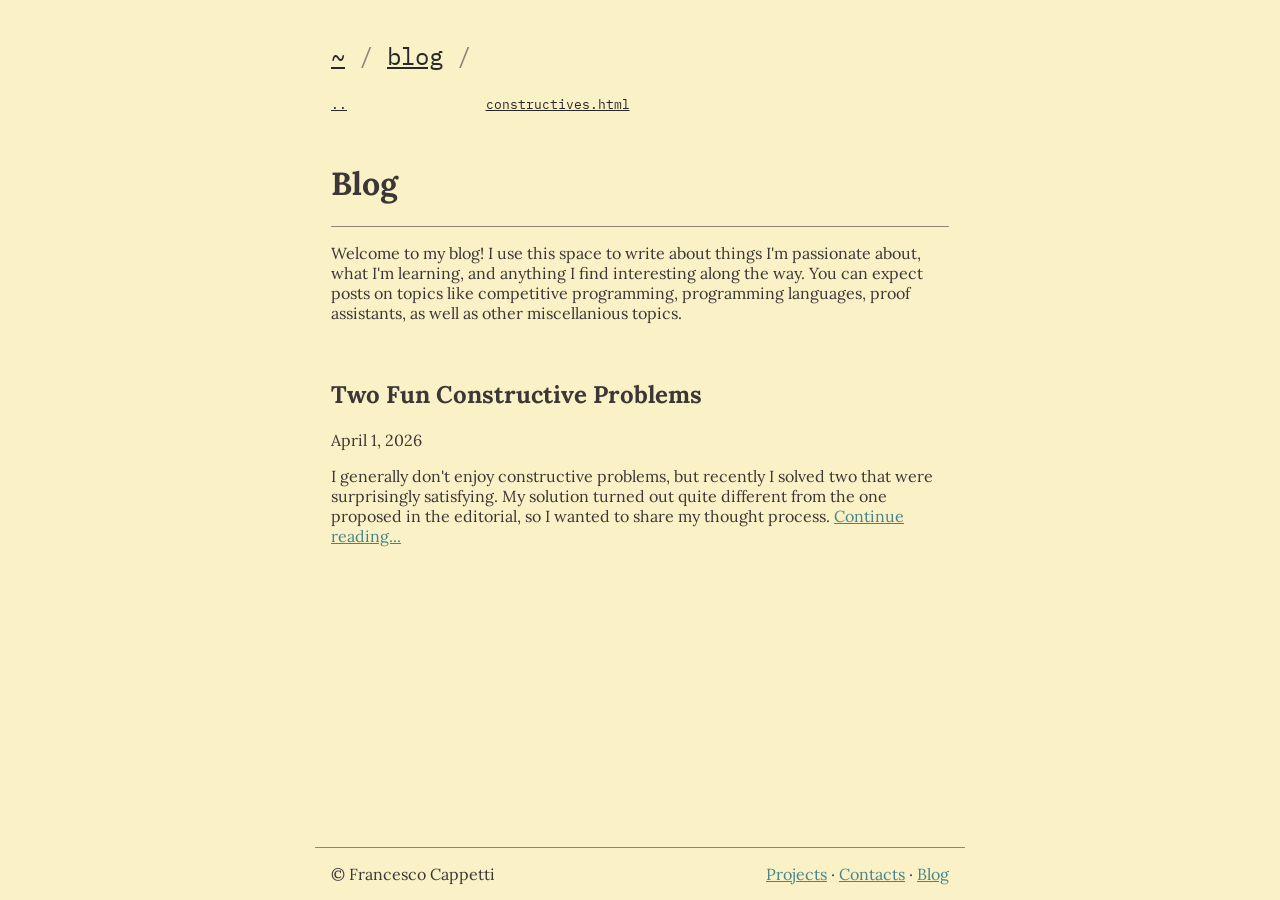
<file: blog/index.html>
<!doctype html>
<html lang="en">

<head>
    <meta charset="UTF-8">
    <meta name="viewport" content="width=device-width, initial-scale=1.0">
    <link rel="preconnect" href="https://fonts.googleapis.com">
    <link rel="preconnect" href="https://fonts.gstatic.com" crossorigin>
    <link
        href="https://fonts.googleapis.com/css2?family=IBM+Plex+Mono:ital,wght@0,100;0,200;0,300;0,400;0,500;0,600;0,700;1,100;1,200;1,300;1,400;1,500;1,600;1,700&family=Lora:ital,wght@0,400..700;1,400..700&display=swap"
        rel="stylesheet">
    <link rel="stylesheet" href="/style.css">
    <title>Blog</title>
</head>

<body>
    <header>
        <nav>
            <ol class="path">
                <li><a href="/">~</a></li>
                <li><a href="/blog/">blog</a></li>
            </ol>
            <ol class="ls">
                <li><a href="../">..</a></li>
                <li><a href="constructives.html">constructives.html</a></li>
            </ol>
        </nav>
    </header>

    <main>
        <h1>Blog</h1>
        <hr>
        <p>
            Welcome to my blog! I use this space to write about things I'm passionate about, what I'm learning, and
            anything I find interesting along the way. You can expect posts on topics like competitive programming,
            programming languages, proof assistants, as well as other miscellanious topics.
        </p>
        <br>
        <article>
            <h2>Two Fun Constructive Problems</h2>
            <p><time datetime="2026-04-01">April 1, 2026</time></p>
            <p>
                I generally don't enjoy constructive problems, but recently I solved two that were surprisingly
                satisfying. My solution turned out quite different from the one proposed in the editorial, so I wanted
                to share my thought process. <a href="constructives.html">Continue reading...</a>
            </p>
        </article>
    </main>

    <footer>
        <span>© Francesco Cappetti</span>
        <span>
            <a href="/projects.html">Projects</a> ·
            <a href="/contacts.html">Contacts</a> ·
            <a href="/blog/">Blog</a>
        </span>
    </footer>
</body>

</html>
</file>
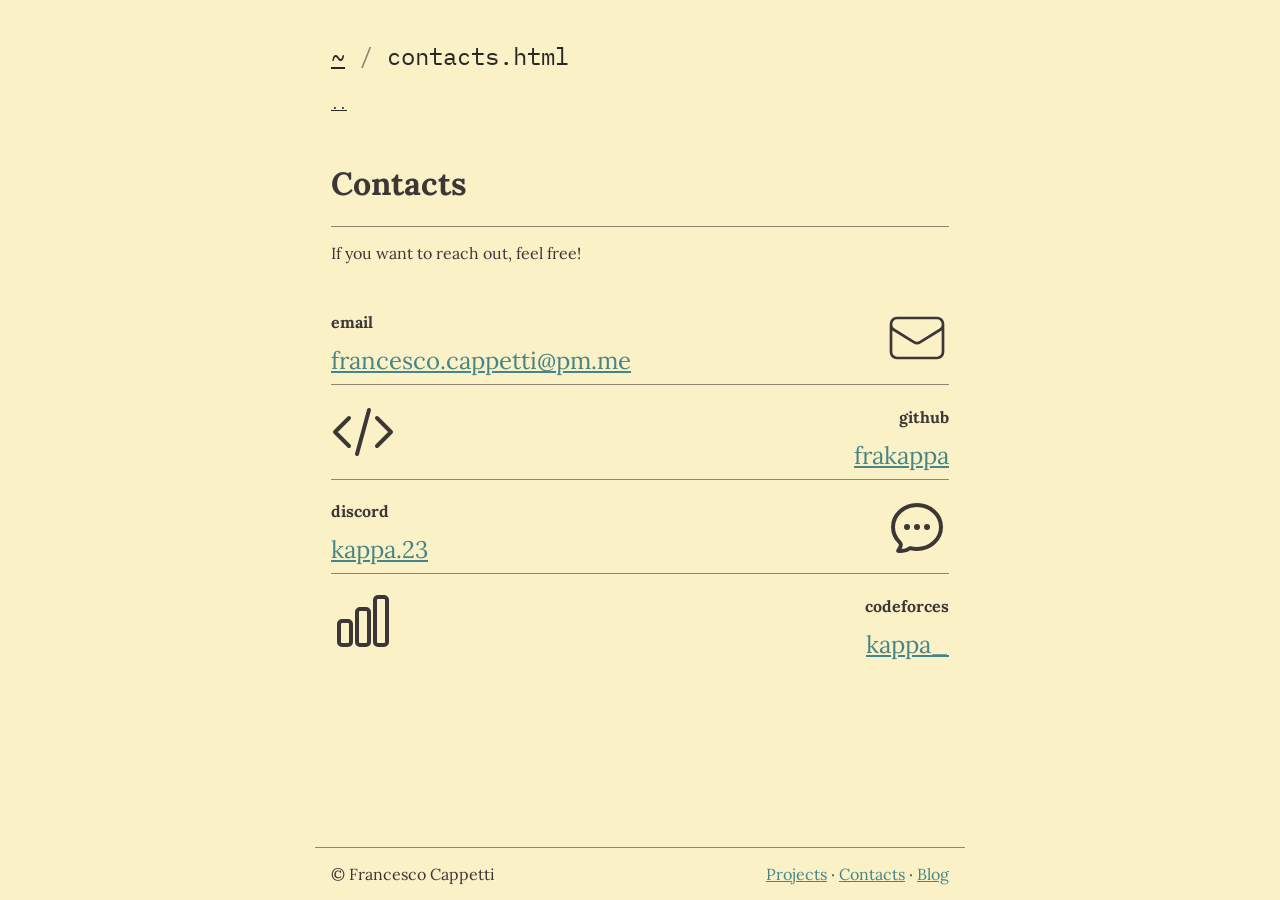
<file: contacts.html>
<!doctype html>
<html lang="en">

<head>
    <meta charset="UTF-8">
    <meta name="viewport" content="width=device-width, initial-scale=1.0">
    <link rel="preconnect" href="https://fonts.googleapis.com">
    <link rel="preconnect" href="https://fonts.gstatic.com" crossorigin>
    <link
        href="https://fonts.googleapis.com/css2?family=IBM+Plex+Mono:ital,wght@0,100;0,200;0,300;0,400;0,500;0,600;0,700;1,100;1,200;1,300;1,400;1,500;1,600;1,700&family=Lora:ital,wght@0,400..700;1,400..700&display=swap"
        rel="stylesheet">
    <link rel="stylesheet" href="/style.css">
    <title>Contacts</title>
</head>

<body>
    <header>
        <nav>
            <ol class="path">
                <li><a href="/">~</a></li>
                <li>contacts.html</li>
            </ol>
            <ol class="ls">
                <li><a href="./">..</a></li>
            </ol>
        </nav>
    </header>

    <main>
        <h1>Contacts</h1>
        <hr>
        <p>If you want to reach out, feel free!</p>
        <br>
        <div class="contact">
            <div>
                <h2>email</h2>
                <a href="mailto:francesco.cappetti@pm.me">
                    francesco.cappetti@pm.me
                </a>
            </div>
            <svg xmlns="http://www.w3.org/2000/svg" fill="none" viewBox="0 0 24 24" stroke-width="{1.5}"
                stroke="currentColor" class="size-6">
                <path stroke-linecap="round" stroke-linejoin="round"
                    d="M21.75 6.75v10.5a2.25 2.25 0 0 1-2.25 2.25h-15a2.25 2.25 0 0 1-2.25-2.25V6.75m19.5 0A2.25 2.25 0 0 0 19.5 4.5h-15a2.25 2.25 0 0 0-2.25 2.25m19.5 0v.243a2.25 2.25 0 0 1-1.07 1.916l-7.5 4.615a2.25 2.25 0 0 1-2.36 0L3.32 8.91a2.25 2.25 0 0 1-1.07-1.916V6.75">
                </path>
            </svg>
        </div>
        <hr>
        <div class="contact">
            <svg xmlns="http://www.w3.org/2000/svg" fill="none" viewBox="0 0 24 24" stroke-width="1.5"
                stroke="currentColor" class="size-6">
                <path stroke-linecap="round" stroke-linejoin="round"
                    d="M17.25 6.75 22.5 12l-5.25 5.25m-10.5 0L1.5 12l5.25-5.25m7.5-3-4.5 16.5">
                </path>
            </svg>
            <div>
                <h2>github</h2>
                <a href="https://github.com/frakappa">frakappa</a>
            </div>
        </div>
        <hr>
        <div class="contact">
            <div>
                <h2>discord</h2>
                <a href="https://discord.com/users/528546277135220737">kappa.23</a>
            </div>
            <svg xmlns="http://www.w3.org/2000/svg" fill="none" viewBox="0 0 24 24" stroke-width="1.5"
                stroke="currentColor" class="size-6">
                <path stroke-linecap="round" stroke-linejoin="round"
                    d="M8.625 12a.375.375 0 1 1-.75 0 .375.375 0 0 1 .75 0Zm0 0H8.25m4.125 0a.375.375 0 1 1-.75 0 .375.375 0 0 1 .75 0Zm0 0H12m4.125 0a.375.375 0 1 1-.75 0 .375.375 0 0 1 .75 0Zm0 0h-.375M21 12c0 4.556-4.03 8.25-9 8.25a9.764 9.764 0 0 1-2.555-.337A5.972 5.972 0 0 1 5.41 20.97a5.969 5.969 0 0 1-.474-.065 4.48 4.48 0 0 0 .978-2.025c.09-.457-.133-.901-.467-1.226C3.93 16.178 3 14.189 3 12c0-4.556 4.03-8.25 9-8.25s9 3.694 9 8.25Z">
                </path>
            </svg>
        </div>
        <hr>
        <div class="contact">
            <svg xmlns="http://www.w3.org/2000/svg" fill="none" viewBox="0 0 24 24" stroke-width="1.5"
                stroke="currentColor" class="size-6">
                <path stroke-linecap="round" stroke-linejoin="round"
                    d="M3 13.125C3 12.504 3.504 12 4.125 12h2.25c.621 0 1.125.504 1.125 1.125v6.75C7.5 20.496 6.996 21 6.375 21h-2.25A1.125 1.125 0 0 1 3 19.875v-6.75ZM9.75 8.625c0-.621.504-1.125 1.125-1.125h2.25c.621 0 1.125.504 1.125 1.125v11.25c0 .621-.504 1.125-1.125 1.125h-2.25a1.125 1.125 0 0 1-1.125-1.125V8.625ZM16.5 4.125c0-.621.504-1.125 1.125-1.125h2.25C20.496 3 21 3.504 21 4.125v15.75c0 .621-.504 1.125-1.125 1.125h-2.25a1.125 1.125 0 0 1-1.125-1.125V4.125Z">
                </path>
            </svg>
            <div>
                <h2>codeforces</h2>
                <a href="https://codeforces.com/profile/kappa_">kappa_</a>
            </div>
        </div>
    </main>

    <footer>
        <span>© Francesco Cappetti</span>
        <span>
            <a href="/projects.html">Projects</a> ·
            <a href="/contacts.html">Contacts</a> ·
            <a href="/blog/">Blog</a>
        </span>
    </footer>
</body>

</html>
</file>
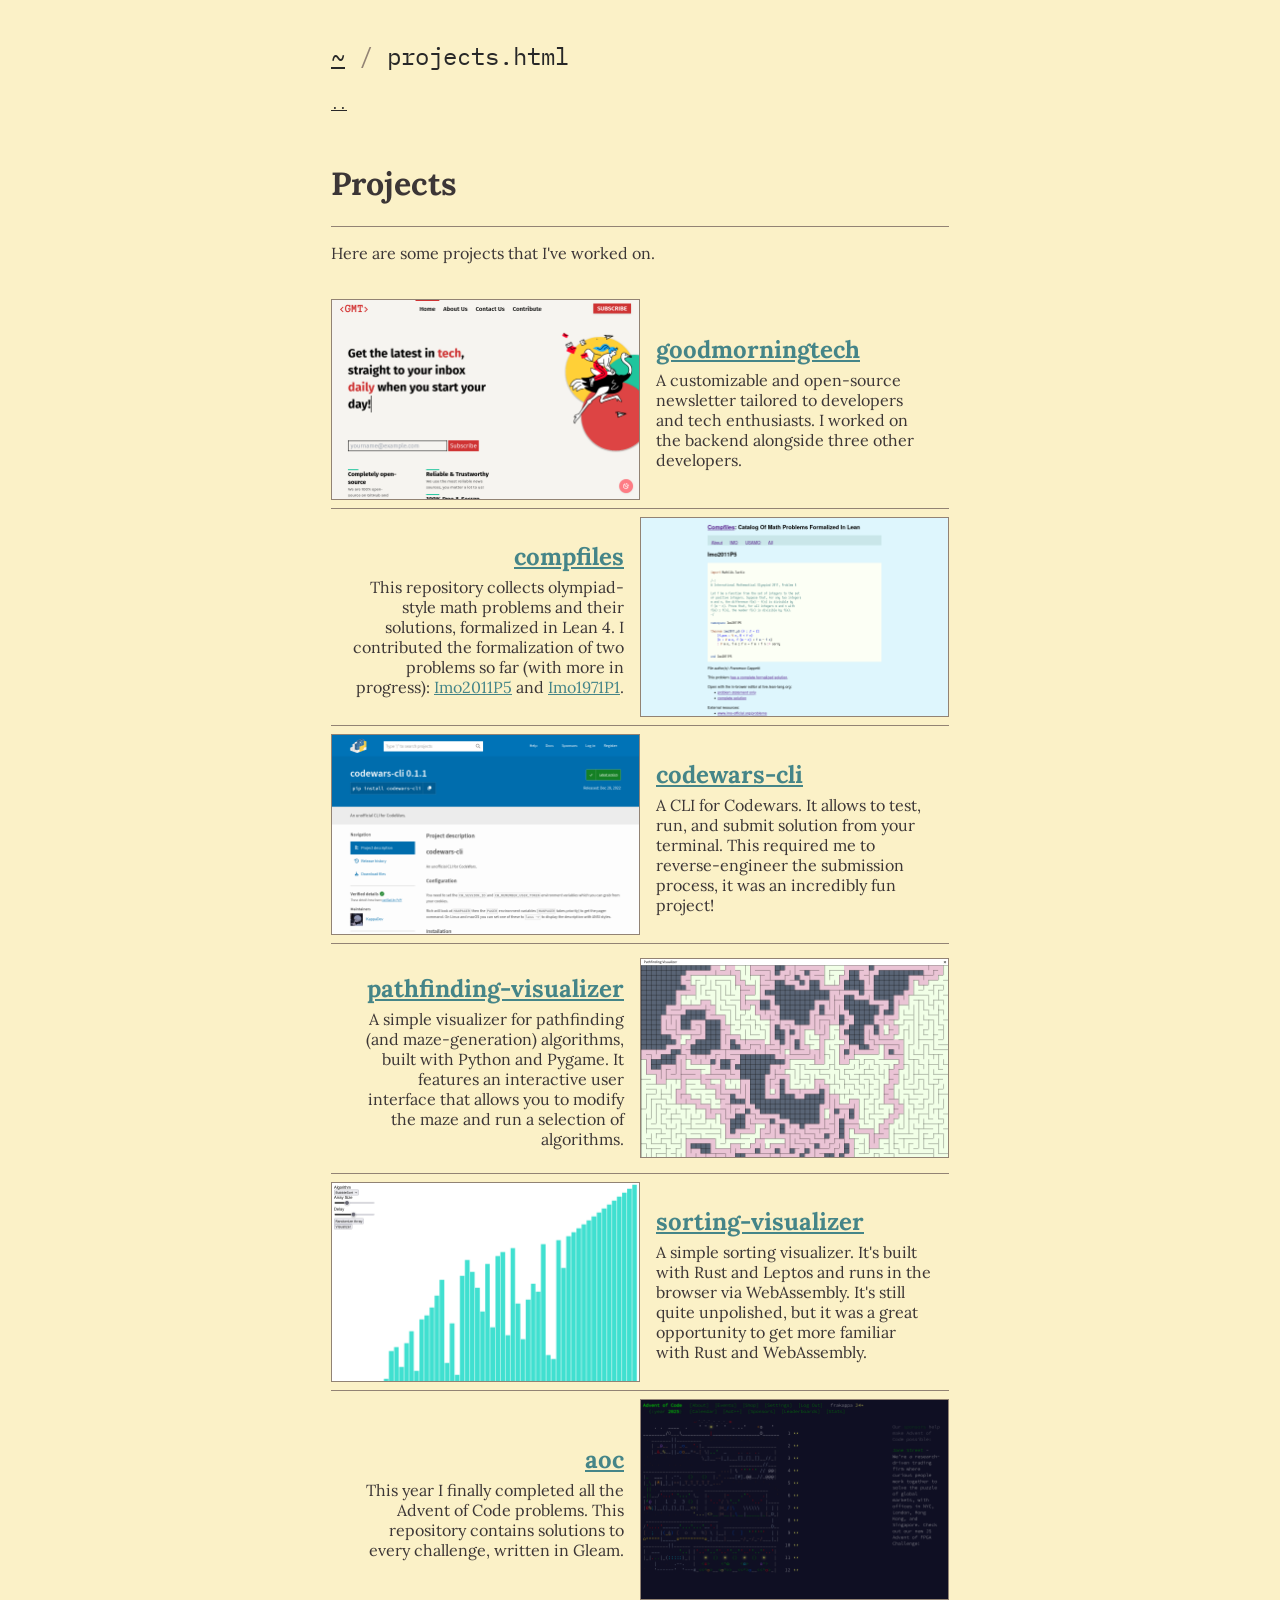
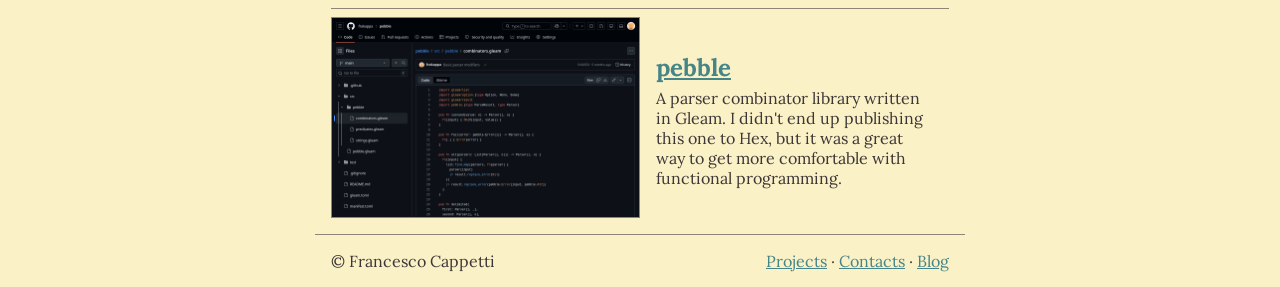
<file: projects.html>
<!doctype html>
<html lang="en">

<head>
    <meta charset="UTF-8">
    <meta name="viewport" content="width=device-width, initial-scale=1.0">
    <link rel="preconnect" href="https://fonts.googleapis.com">
    <link rel="preconnect" href="https://fonts.gstatic.com" crossorigin>
    <link
        href="https://fonts.googleapis.com/css2?family=IBM+Plex+Mono:ital,wght@0,100;0,200;0,300;0,400;0,500;0,600;0,700;1,100;1,200;1,300;1,400;1,500;1,600;1,700&family=Lora:ital,wght@0,400..700;1,400..700&display=swap"
        rel="stylesheet">
    <link rel="stylesheet" href="/style.css">
    <title>Projects</title>
</head>

<body>
    <header>
        <nav>
            <ol class="path">
                <li><a href="/">~</a></li>
                <li>projects.html</li>
            </ol>
            <ol class="ls">
                <li><a href="./">..</a></li>
            </ol>
        </nav>
    </header>

    <main>
        <h1>Projects</h1>
        <hr>
        <p>Here are some projects that I've worked on.</p>
        <br>
        <article class="project">
            <img src="images/goodmorningtech.png" alt="goodmorningtech">
            <div>
                <h2><a href="https://goodmorningtech.news/">goodmorningtech</a></h2>
                A customizable and open-source newsletter tailored to developers and tech enthusiasts. I worked on
                the backend alongside three other developers.
            </div>
        </article>
        <hr>
        <article class="project">
            <div>
                <h2><a href="https://dwrensha.github.io/compfiles/">compfiles</a></h2>
                This repository collects olympiad-style math problems and their solutions, formalized in Lean 4. I
                contributed the formalization of two problems so far (with more in progress):
                <a href="https://dwrensha.github.io/compfiles/problems/Compfiles.Imo2011P5.html">Imo2011P5</a> and
                <a href="https://dwrensha.github.io/compfiles/problems/Compfiles.Imo1971P1.html">Imo1971P1</a>.
            </div>
            <img src="images/compfiles.png" alt="compfiles">
        </article>
        <hr>
        <article class="project">
            <img src="images/codewars-cli.png" alt="codewars-cli">
            <div>
                <h2><a href="https://pypi.org/project/codewars-cli/">codewars-cli</a></h2>
                A CLI for Codewars. It allows to test, run, and submit solution from your terminal. This required me
                to reverse-engineer the submission process, it was an incredibly fun project!
            </div>
        </article>
        <hr>
        <article class="project">
            <div>
                <h2><a href="https://github.com/kappq/pathfinding-visualizer">pathfinding-visualizer</a></h2>
                A simple visualizer for pathfinding (and maze-generation) algorithms, built with Python and Pygame.
                It features an interactive user interface that allows you to modify the maze and run a selection of
                algorithms.
            </div>
            <img src="images/pathfinding-visualizer.png" alt="pathfinding-visualizer">
        </article>
        <hr>
        <article class="project">
            <img src="images/sorting-visualizer.png" alt="sorting-visualizer">
            <div>
                <h2><a href="https://kappq.github.io/sorting-visualizer/">sorting-visualizer</a></h2>
                A simple sorting visualizer. It's built with Rust and Leptos and runs in the browser via
                WebAssembly. It's still quite unpolished, but it was a great opportunity to get more familiar with
                Rust and WebAssembly.
            </div>
        </article>
        <hr>
        <article class="project">
            <div>
                <h2><a href="https://github.com/frakappa/aoc">aoc</a></h2>
                This year I finally completed all the Advent of Code problems. This repository contains solutions to
                every challenge, written in Gleam.
            </div>
            <img src="images/aoc.png" alt="aoc">
        </article>
        <hr>
        <article class="project">
            <img src="images/pebble.png" alt="pebble">
            <div>
                <h2><a href="https://github.com/frakappa/pebble">pebble</a></h2>
                A parser combinator library written in Gleam. I didn't end up publishing this one to Hex, but it was
                a great way to get more comfortable with functional programming.
            </div>
        </article>
    </main>

    <footer>
        <span>© Francesco Cappetti</span>
        <span>
            <a href="/projects.html">Projects</a> ·
            <a href="/contacts.html">Contacts</a> ·
            <a href="/blog/">Blog</a>
        </span>
    </footer>
</body>

</html>
</file>
<file: style.css>
/*
La palette di colori scelta è: https://github.com/morhetz/gruvbox
(La versione light.)
*/

:root {
    --bg: #fbf1c7;
    --fg: #3c3636;
    --fg0: #282828;
    --gray: #928374;
    --blue: #458588;
    --yellow: #d79921;
    --green: #98971a;
}

html,
body {
    background-color: var(--bg);
    color: var(--fg);
    font-family: "Lora", sans-serif;
}

a {
    color: var(--blue);
}

hr {
    border: none;
    height: 1px;
    background-color: var(--gray);
}

code {
    font-family: "IBM Plex Mono", monospace;
}

/*
Impostiamo `flex-grow` a `1` per `main` per fare in modo che si espanda il più possibile, ma
impostiamo `flex-shrink` a `0` per `header` e `footer` per fare in modo che non riducano la loro
dimensione più del necessario. In questo modo il `footer` sarà sul fondo anche se non c'è abbastanza
contenuto per riempire la pagina.

https://developer.mozilla.org/en-US/docs/Web/CSS/How_to/Layout_cookbook/Sticky_footers#alternate_method
*/

html,
body {
    box-sizing: border-box;
    height: 100%;
}

header,
footer {
    flex-grow: 0;
    flex-shrink: 0;
}

main {
    flex-grow: 1;
}

header,
main,
footer {
    padding: 1em;
}

main {
    padding-top: 0;
    padding-bottom: 0;
}

body {
    max-width: 650px;
    margin: 0 auto;
    display: flex;
    flex-direction: column;
}

footer {
    border-top: 1px solid var(--gray);
    margin-top: 1em;
    display: flex;
    justify-content: space-between;
}

/*
L'idea è di far sembrare la pagina corrente come un path del filesystem e poter navigare il sito web
di conseguenza. Suddividiamo il path in segmenti, rendendo ognuno cliccabile, e inseriamo degli
slash fra i vari segmenti.

https://developer.mozilla.org/en-US/docs/Web/HTML/Reference/Elements/nav
*/

.path {
    list-style-type: none;
    padding-left: 0;
    font-family: "IBM Plex Mono", monospace;
    font-size: x-large;
}

.path>li {
    display: inline-block;
    color: var(--fg0);
}

.path>li>a {
    color: var(--fg0);
}

.path>li>a::after {
    display: inline-block;
    color: var(--gray);
    /* Aggiunge uno slash dopo ogni segmento del percorso */
    content: "/";
    padding-left: 1ch;
}

/*
Rimanendo sul tema del path da terminale, segue la lista di tutti i "file" (che in questo caso sono
pagine web) accessibili a partire dalla directory corrente. (Come quando si esegue il comando `ls`,
da cui il nome.)
*/

.ls {
    list-style-type: none;
    padding-left: 0;
    font-family: "IBM Plex Mono", monospace;
    font-size: small;
    display: flex;
    flex-wrap: wrap;
}

.ls>li {
    /* Mostriamo al più quattro "file" per riga */
    min-width: 25%;
}

.ls>li>a {
    color: var(--fg0);
}

@media (max-width: 700px) {
    .ls>li {
        /* Su schermi più piccoli, mostriamo al più due "file" per riga */
        min-width: 50%;
    }
}

/*
Un'animazione che rappresenta il comando che viene scritto.

http://css-tricks.com/snippets/css/typewriter-effect/
*/

.typewriter {
    /* Fa in modo che il div non si espanda in larghezza ma rispetti quella del contenuto (importante per l'animazione) */
    display: inline-block;
}

.typewriter h1 {
    overflow: hidden;
    /* Il cursore ha dimensione di un carattere per ricordare quello di un terminale */
    border-right: 1ch solid var(--fg);
    white-space: nowrap;
    margin: 0;
    color: var(--fg);
    font-family: "IBM Plex Mono", monospace;
    animation:
        /* Abbiamo uno step per carattere da scrivere e uno step finale per il cursore */
        typing 1.5s steps(6, end),
        blink-caret 0.75s step-end infinite;
}

@keyframes typing {
    from {
        /* Salta i primi due caratteri: il maggiore e lo spazio che rappresentano il prompt */
        width: 2ch;
    }

    to {
        width: 100%;
    }
}

@keyframes blink-caret {

    from,
    to {
        border-color: transparent;
    }

    50% {
        border-color: var(--fg);
    }
}

.prompt {
    color: var(--green);
}

/*
L'idea è di simulare l'output di un comando da terminale che mostra le mie info, l'animazione deve
partire appena ha finito di digitare il comando (per questo il delay).
*/

.manpage {
    opacity: 0;
    animation: output 0.6s ease forwards;
    animation-delay: 1.5s;
}

@keyframes output {
    from {
        opacity: 0;
    }

    to {
        opacity: 1;
    }
}

.manpage pre {
    /* Per la home page vogliamo andare a capo se non c'è abbastanza spazio */
    white-space: pre-wrap;
    word-break: break-word;
}

.manpage .section {
    color: var(--yellow);
}

/*
Questa parte è lo stile della pagina dei contatti.

Utilizziamo `nth-child` con `odd` e `even` per alternare lo stile senza dever specificare la classe
per ognuno.
*/

.contact {
    display: flex;
    justify-content: space-between;
    align-items: center;
}

.contact h2 {
    font-size: medium;
}

.contact a {
    font-size: x-large;
}

.contact svg {
    width: 64px;
}

.contact div:nth-child(odd) {
    text-align: left;
}

.contact div:nth-child(even) {
    text-align: right;
}

/*
Questa parte è lo stile della pagina dei progetti.

Ancora una volta alterniamo allineamento a sinistra e a destra.
*/

.project {
    display: flex;
    justify-content: center;
    align-items: center;
}

.project img {
    flex-shrink: 0;
    width: 50%;
    box-sizing: border-box;
    border: 1px solid var(--gray);
}

.project div {
    padding: 1em;
}

.project h2 {
    margin: 0.2em 0;
}

.project div:nth-child(odd) {
    text-align: right;
}

.project div:nth-child(even) {
    text-align: left;
}

@media (max-width: 700px) {
    .project {
        /* Su schermi più piccoli mostriamo le immagini e il testo in colonna */
        flex-direction: column;
        align-items: stretch;
    }

    .project img {
        width: 100%;
    }
}

/*
Permette di scorrere orizzontalmente i lunghi blocchi di codice.
*/

pre {
    overflow-x: auto;
}
</file>
